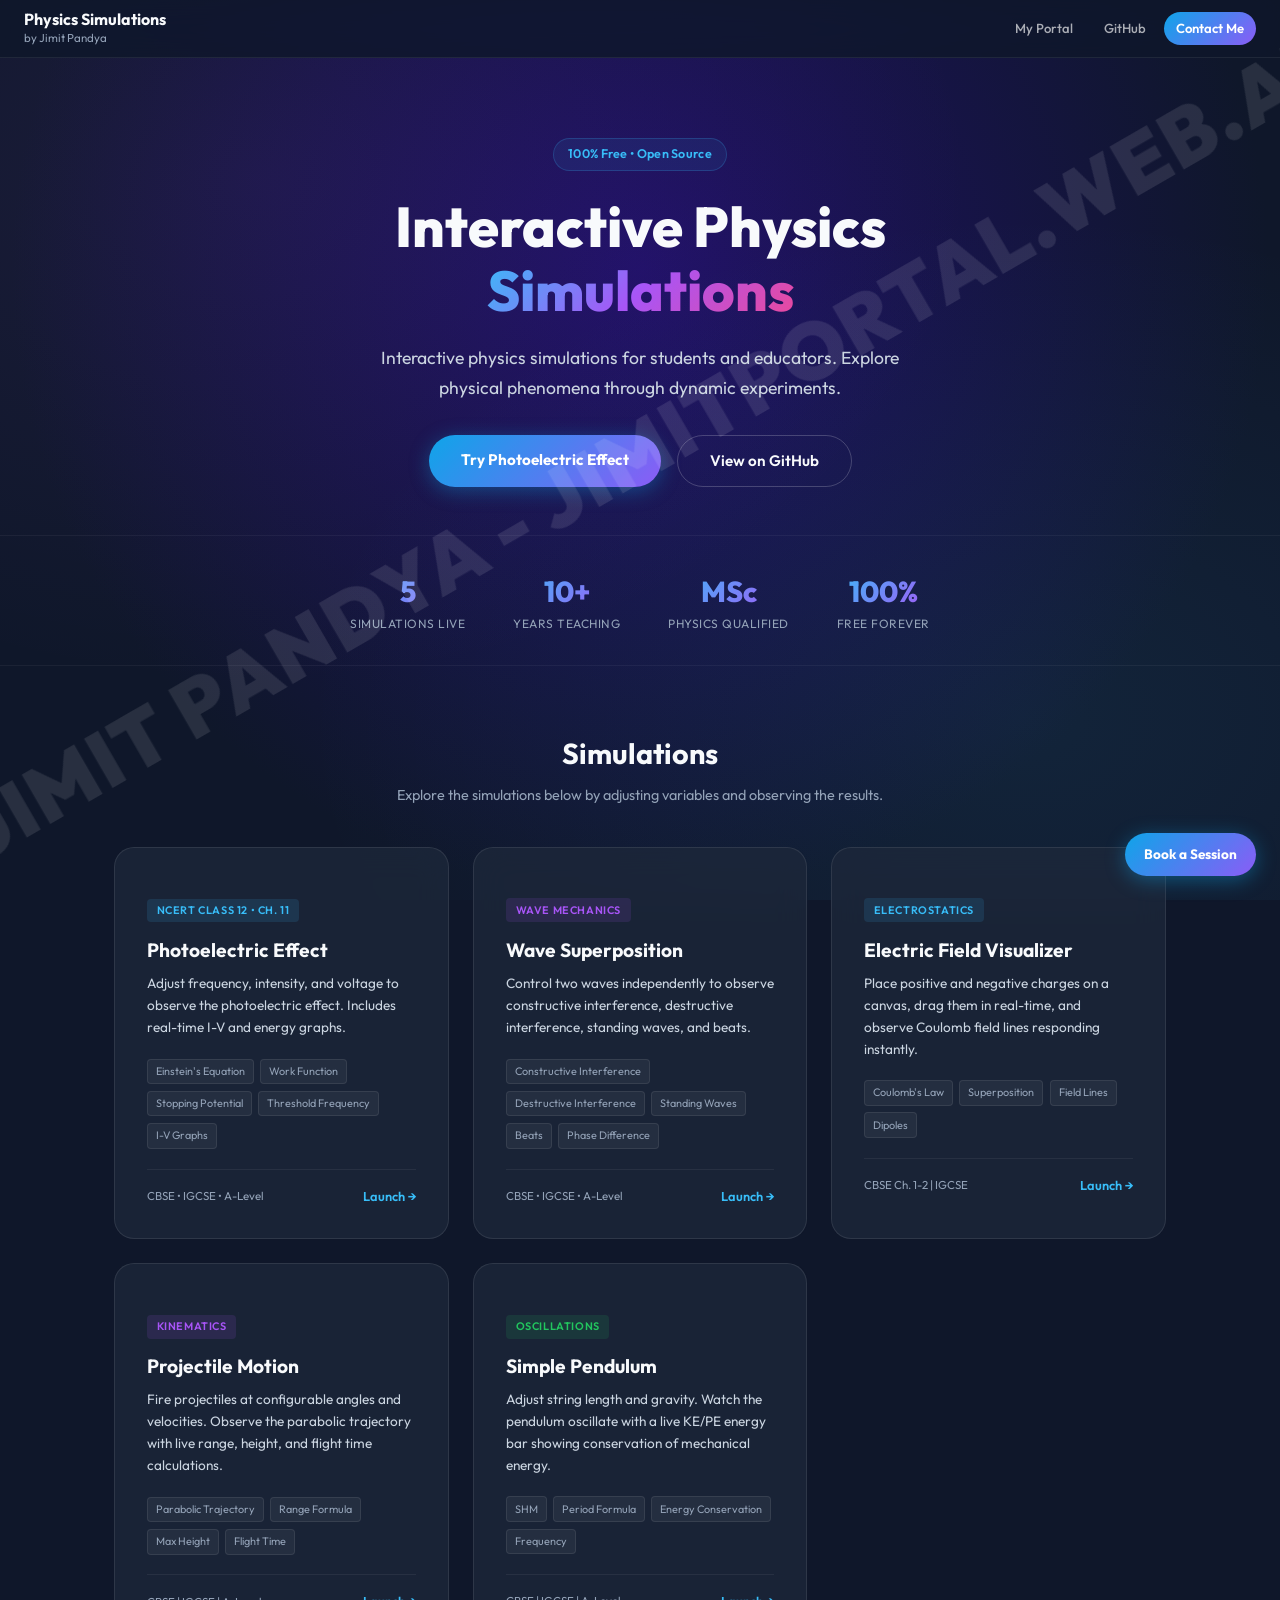
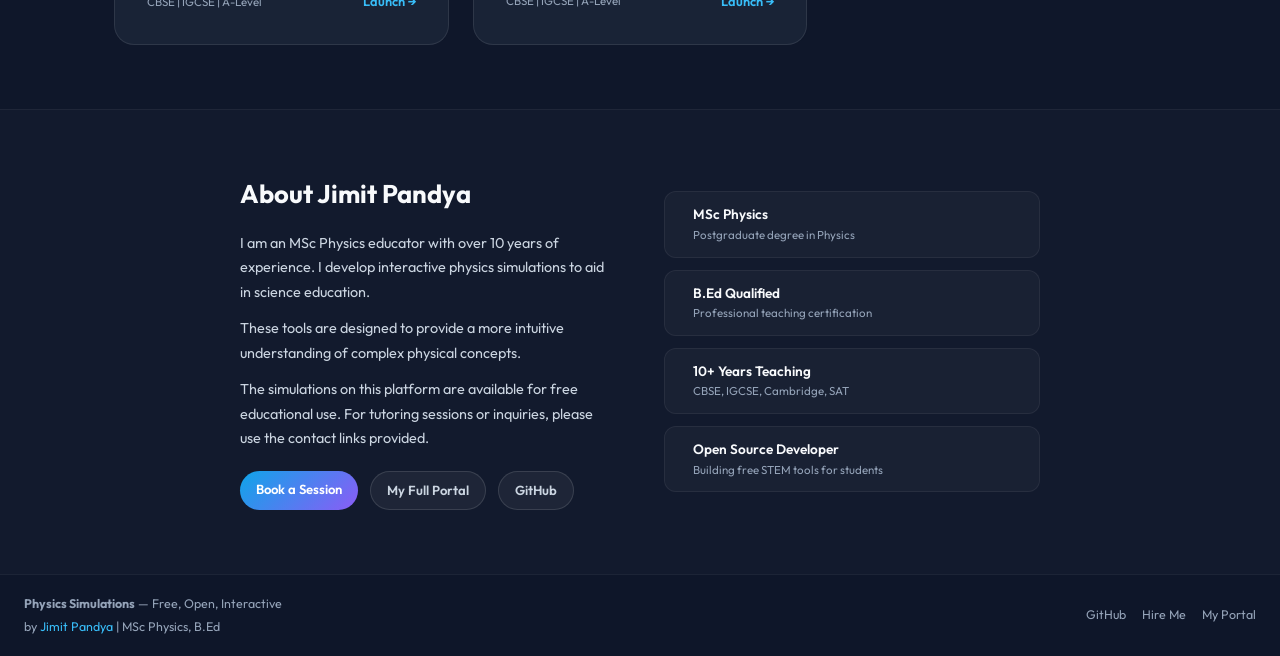
<file: index.html>
<!DOCTYPE html>
<html lang="en">
<head>
    <meta charset="UTF-8">
    <meta name="viewport" content="width=device-width, initial-scale=1.0">
    <title>Physics Simulations by Jimit Pandya — Interactive STEM Tools</title>
    <meta name="description" content="Free interactive physics simulations built by Jimit Pandya, MSc Physics. Explore the Photoelectric Effect, Wave Superposition, and more. Perfect for CBSE, IGCSE, and A-Level students.">
    <meta name="author" content="Jimit Pandya">
    <meta name="keywords" content="physics simulations, photoelectric effect, wave superposition, NCERT physics, CBSE class 12, interactive STEM, Jimit Pandya">
    <link rel="canonical" href="https://Jimit21.github.io/physics-simulations/">
    <meta property="og:title" content="Physics Simulations by Jimit Pandya">
    <meta property="og:description" content="Free interactive physics simulations for CBSE, IGCSE & A-Level students. Built by an MSc Physics teacher.">
    <meta property="og:type" content="website">
    <meta property="og:url" content="https://Jimit21.github.io/physics-simulations/">
    <link href="https://fonts.googleapis.com/css2?family=Outfit:wght@300;400;500;600;700;800&display=swap" rel="stylesheet">
    <link rel="stylesheet" href="shared/style.css">
    <style>
        /* Homepage-specific styles */
        body { overflow-x: hidden; }

        .hero {
            text-align: center;
            padding: 5rem 1.5rem 3rem;
            position: relative;
        }
        .hero-badge {
            display: inline-flex;
            align-items: center;
            gap: 0.4rem;
            background: rgba(56,189,248,0.08);
            border: 1px solid rgba(56,189,248,0.2);
            border-radius: 30px;
            padding: 0.35rem 0.9rem;
            font-size: 0.78rem;
            color: var(--accent-blue);
            font-weight: 600;
            margin-bottom: 1.5rem;
            letter-spacing: 0.3px;
        }
        .hero h1 {
            font-size: clamp(2rem, 5vw, 3.5rem);
            font-weight: 800;
            line-height: 1.15;
            margin-bottom: 1.2rem;
        }
        .hero h1 .gradient-text {
            background: linear-gradient(135deg, #38bdf8, #a855f7, #ec4899);
            -webkit-background-clip: text;
            -webkit-text-fill-color: transparent;
            background-clip: text;
        }
        .hero p {
            font-size: 1.1rem;
            color: var(--text-grey);
            max-width: 580px;
            margin: 0 auto 2rem;
            line-height: 1.7;
        }
        .hero-cta-row {
            display: flex;
            gap: 1rem;
            justify-content: center;
            flex-wrap: wrap;
        }
        .btn-primary-hero {
            padding: 0.8rem 2rem;
            background: linear-gradient(135deg, #0ea5e9, #8b5cf6);
            color: white;
            border-radius: 50px;
            font-size: 0.95rem;
            font-weight: 700;
            transition: all 0.3s ease;
            box-shadow: 0 4px 20px rgba(14,165,233,0.35);
        }
        .btn-primary-hero:hover { transform: translateY(-3px); box-shadow: 0 8px 30px rgba(14,165,233,0.5); color: white; }
        .btn-ghost-hero {
            padding: 0.8rem 2rem;
            background: transparent;
            border: 1px solid rgba(255,255,255,0.2);
            color: var(--text-white);
            border-radius: 50px;
            font-size: 0.95rem;
            font-weight: 600;
            transition: all 0.3s ease;
        }
        .btn-ghost-hero:hover { background: rgba(255,255,255,0.06); border-color: rgba(255,255,255,0.35); color: white; }

        /* Stats bar */
        .stats-bar {
            display: flex;
            justify-content: center;
            gap: 3rem;
            padding: 2rem;
            border-top: 1px solid rgba(255,255,255,0.05);
            border-bottom: 1px solid rgba(255,255,255,0.05);
            flex-wrap: wrap;
        }
        .stat-item { text-align: center; }
        .stat-number { font-size: 1.8rem; font-weight: 800; background: linear-gradient(135deg, #38bdf8, #a855f7); -webkit-background-clip: text; -webkit-text-fill-color: transparent; background-clip: text; }
        .stat-label { font-size: 0.75rem; color: var(--text-muted); text-transform: uppercase; letter-spacing: 0.5px; }

        /* Simulations grid */
        .sims-section {
            padding: 4rem 1.5rem;
            max-width: 1100px;
            margin: 0 auto;
        }
        .section-heading {
            text-align: center;
            margin-bottom: 0.5rem;
            font-size: 1.8rem;
            font-weight: 700;
        }
        .section-sub { text-align: center; color: var(--text-muted); font-size: 0.9rem; margin-bottom: 2.5rem; }

        .sims-grid {
            display: grid;
            grid-template-columns: repeat(auto-fit, minmax(300px, 1fr));
            gap: 1.5rem;
        }

        .sim-card {
            background: var(--glass-bg);
            border: var(--glass-border);
            border-radius: 20px;
            padding: 2rem;
            backdrop-filter: blur(16px);
            position: relative;
            overflow: hidden;
            transition: all 0.35s cubic-bezier(0.4, 0, 0.2, 1);
            text-decoration: none;
            display: block;
            color: inherit;
        }
        .sim-card::before {
            content: '';
            position: absolute;
            inset: 0;
            opacity: 0;
            transition: opacity 0.35s ease;
        }
        .sim-card.blue-glow::before { background: radial-gradient(circle at top left, rgba(56,189,248,0.08) 0%, transparent 70%); }
        .sim-card.purple-glow::before { background: radial-gradient(circle at top left, rgba(168,85,247,0.08) 0%, transparent 70%); }
        .sim-card:hover { transform: translateY(-6px); border-color: rgba(56,189,248,0.25); box-shadow: 0 16px 40px rgba(0,0,0,0.4); }
        .sim-card:hover::before { opacity: 1; }

        .sim-card-icon { font-size: 2.5rem; margin-bottom: 1rem; }
        .sim-card-tag {
            display: inline-block;
            font-size: 0.68rem;
            font-weight: 600;
            text-transform: uppercase;
            letter-spacing: 0.6px;
            padding: 0.2rem 0.6rem;
            border-radius: 4px;
            margin-bottom: 0.75rem;
        }
        .tag-blue { background: rgba(56,189,248,0.12); color: var(--accent-blue); }
        .tag-purple { background: rgba(168,85,247,0.12); color: var(--accent-purple); }
        .tag-green { background: rgba(34,197,94,0.12); color: var(--accent-green); }

        .sim-card h2 { font-size: 1.2rem; margin-bottom: 0.5rem; }
        .sim-card p { font-size: 0.85rem; color: var(--text-grey); line-height: 1.6; margin-bottom: 1.25rem; }

        .sim-card-topics {
            display: flex; flex-wrap: wrap; gap: 0.4rem; margin-bottom: 1.25rem;
        }
        .topic-chip {
            font-size: 0.68rem;
            padding: 0.2rem 0.5rem;
            background: rgba(255,255,255,0.05);
            border: 1px solid rgba(255,255,255,0.08);
            border-radius: 4px;
            color: var(--text-muted);
        }

        .sim-card-footer {
            display: flex;
            justify-content: space-between;
            align-items: center;
            border-top: 1px solid rgba(255,255,255,0.06);
            padding-top: 1rem;
        }
        .sim-card-level { font-size: 0.72rem; color: var(--text-muted); }
        .sim-card-cta {
            font-size: 0.8rem;
            font-weight: 600;
            color: var(--accent-blue);
            display: flex;
            align-items: center;
            gap: 0.3rem;
        }

        /* Coming soon card */
        .sim-card-coming {
            opacity: 0.5;
            cursor: default;
        }
        .sim-card-coming:hover { transform: none; }
        .coming-badge {
            position: absolute;
            top: 1rem; right: 1rem;
            background: rgba(255,215,0,0.1);
            border: 1px solid rgba(255,215,0,0.2);
            border-radius: 6px;
            padding: 0.2rem 0.5rem;
            font-size: 0.68rem;
            color: #ffd700;
            font-weight: 600;
        }

        /* About section */
        .about-section {
            padding: 4rem 1.5rem;
            background: rgba(255,255,255,0.015);
            border-top: 1px solid rgba(255,255,255,0.05);
        }
        .about-inner {
            max-width: 800px;
            margin: 0 auto;
            display: grid;
            grid-template-columns: 1fr 1fr;
            gap: 3rem;
            align-items: center;
        }
        .about-text h2 { font-size: 1.6rem; margin-bottom: 1rem; }
        .about-text p { color: var(--text-grey); font-size: 0.9rem; line-height: 1.7; margin-bottom: 0.75rem; }
        .about-links { display: flex; gap: 0.75rem; margin-top: 1.25rem; flex-wrap: wrap; }
        .about-link {
            padding: 0.5rem 1rem;
            border-radius: 30px;
            font-size: 0.82rem;
            font-weight: 600;
            transition: all 0.3s ease;
        }
        .about-link.primary { background: linear-gradient(135deg, #0ea5e9, #8b5cf6); color: white; }
        .about-link.primary:hover { opacity: 0.9; transform: translateY(-2px); color: white; }
        .about-link.secondary { background: rgba(255,255,255,0.05); border: 1px solid rgba(255,255,255,0.12); color: var(--text-grey); }
        .about-link.secondary:hover { background: rgba(255,255,255,0.09); color: white; }

        .about-credentials {
            display: flex;
            flex-direction: column;
            gap: 0.75rem;
        }
        .credential-item {
            display: flex;
            align-items: center;
            gap: 0.75rem;
            background: rgba(255,255,255,0.03);
            border: 1px solid rgba(255,255,255,0.06);
            border-radius: 12px;
            padding: 0.75rem 1rem;
        }
        .credential-icon { font-size: 1.5rem; flex-shrink: 0; }
        .credential-title { font-size: 0.85rem; font-weight: 600; color: var(--text-white); }
        .credential-sub { font-size: 0.72rem; color: var(--text-muted); }

        @media (max-width: 700px) {
            .about-inner { grid-template-columns: 1fr; }
            .stats-bar { gap: 1.5rem; }
        }
    </style>
</head>
<body>

    <div class="watermark" aria-hidden="true">jimitportal.web.app</div>
    <a href="https://jimitportal.web.app/booking.html" target="_blank" rel="noopener" class="hire-me-btn"> Book a Session</a>

    <!-- HEADER -->
    <header class="site-header">
        <div class="header-inner">
            <div class="header-logo">
                <div class="logo-text">
                    <span class="logo-title"> Physics Simulations</span>
                    <span class="logo-sub">by Jimit Pandya</span>
                </div>
            </div>
            <nav class="header-nav">
                <a href="https://jimitportal.web.app" target="_blank" rel="noopener" class="nav-link"> My Portal</a>
                <a href="https://github.com/Jimit21/physics-simulations" target="_blank" rel="noopener" class="nav-link"> GitHub</a>
                <a href="https://jimitportal.web.app/booking.html" target="_blank" rel="noopener" class="nav-link nav-link-cta"> Contact Me</a>
            </nav>
            <button class="mobile-menu-btn" id="mobile-menu-btn"></button>
        </div>
    </header>
    <div class="mobile-nav" id="mobile-nav">
        <a href="https://jimitportal.web.app" target="_blank" rel="noopener"> My Portal</a>
        <a href="https://github.com/Jimit21/physics-simulations" target="_blank" rel="noopener"> GitHub</a>
        <a href="https://jimitportal.web.app/booking.html" target="_blank" rel="noopener"> Contact Me</a>
    </div>

    <!-- HERO -->
    <section class="hero">
        <div class="hero-badge">100% Free • Open Source</div>
        <h1>
            Interactive Physics<br>
            <span class="gradient-text">Simulations</span>
        </h1>
        <p>Interactive physics simulations for students and educators. Explore physical phenomena through dynamic experiments.</p>
        <div class="hero-cta-row">
            <a href="photoelectric/" class="btn-primary-hero">Try Photoelectric Effect</a>
            <a href="https://github.com/Jimit21/physics-simulations" target="_blank" rel="noopener" class="btn-ghost-hero">View on GitHub</a>
        </div>
    </section>

    <!-- STATS BAR -->
    <div class="stats-bar">
        <div class="stat-item">
            <div class="stat-number">5</div>
            <div class="stat-label">Simulations Live</div>
        </div>
        <div class="stat-item">
            <div class="stat-number">10+</div>
            <div class="stat-label">Years Teaching</div>
        </div>
        <div class="stat-item">
            <div class="stat-number">MSc</div>
            <div class="stat-label">Physics Qualified</div>
        </div>
        <div class="stat-item">
            <div class="stat-number">100%</div>
            <div class="stat-label">Free Forever</div>
        </div>
    </div>

    <!-- SIMULATIONS GRID -->
    <section class="sims-section">
        <h2 class="section-heading">Simulations</h2>
        <p class="section-sub">Explore the simulations below by adjusting variables and observing the results.</p>

        <div class="sims-grid">

            <!-- Photoelectric Effect -->
            <a href="photoelectric/" class="sim-card blue-glow">
                <div class="sim-card-icon"></div>
                <span class="sim-card-tag tag-blue">NCERT Class 12 • Ch. 11</span>
                <h2>Photoelectric Effect</h2>
                <p>Adjust frequency, intensity, and voltage to observe the photoelectric effect. Includes real-time I-V and energy graphs.</p>
                <div class="sim-card-topics">
                    <span class="topic-chip">Einstein's Equation</span>
                    <span class="topic-chip">Work Function</span>
                    <span class="topic-chip">Stopping Potential</span>
                    <span class="topic-chip">Threshold Frequency</span>
                    <span class="topic-chip">I-V Graphs</span>
                </div>
                <div class="sim-card-footer">
                    <span class="sim-card-level"> CBSE • IGCSE • A-Level</span>
                    <span class="sim-card-cta">Launch →</span>
                </div>
            </a>

            <!-- Wave Superposition -->
            <a href="waves/" class="sim-card purple-glow">
                <div class="sim-card-icon"></div>
                <span class="sim-card-tag tag-purple">Wave Mechanics</span>
                <h2>Wave Superposition</h2>
                <p>Control two waves independently to observe constructive interference, destructive interference, standing waves, and beats.</p>
                <div class="sim-card-topics">
                    <span class="topic-chip">Constructive Interference</span>
                    <span class="topic-chip">Destructive Interference</span>
                    <span class="topic-chip">Standing Waves</span>
                    <span class="topic-chip">Beats</span>
                    <span class="topic-chip">Phase Difference</span>
                </div>
                <div class="sim-card-footer">
                    <span class="sim-card-level"> CBSE • IGCSE • A-Level</span>
                    <span class="sim-card-cta">Launch →</span>
                </div>
            </a>

            <!-- Electric Field Visualizer -->
            <a href="efield/" class="sim-card blue-glow">
                <div class="sim-card-icon"></div>
                <span class="sim-card-tag tag-blue">Electrostatics</span>
                <h2>Electric Field Visualizer</h2>
                <p>Place positive and negative charges on a canvas, drag them in real-time, and observe Coulomb field lines responding instantly.</p>
                <div class="sim-card-topics">
                    <span class="topic-chip">Coulomb's Law</span>
                    <span class="topic-chip">Superposition</span>
                    <span class="topic-chip">Field Lines</span>
                    <span class="topic-chip">Dipoles</span>
                </div>
                <div class="sim-card-footer">
                    <span class="sim-card-level">CBSE Ch. 1-2 | IGCSE</span>
                    <span class="sim-card-cta">Launch →</span>
                </div>
            </a>

            <!-- Projectile Motion -->
            <a href="projectile/" class="sim-card purple-glow">
                <div class="sim-card-icon"></div>
                <span class="sim-card-tag tag-purple">Kinematics</span>
                <h2>Projectile Motion</h2>
                <p>Fire projectiles at configurable angles and velocities. Observe the parabolic trajectory with live range, height, and flight time calculations.</p>
                <div class="sim-card-topics">
                    <span class="topic-chip">Parabolic Trajectory</span>
                    <span class="topic-chip">Range Formula</span>
                    <span class="topic-chip">Max Height</span>
                    <span class="topic-chip">Flight Time</span>
                </div>
                <div class="sim-card-footer">
                    <span class="sim-card-level">CBSE | IGCSE | A-Level</span>
                    <span class="sim-card-cta">Launch →</span>
                </div>
            </a>

            <!-- Simple Pendulum -->
            <a href="pendulum/" class="sim-card blue-glow">
                <div class="sim-card-icon"></div>
                <span class="sim-card-tag tag-green">Oscillations</span>
                <h2>Simple Pendulum</h2>
                <p>Adjust string length and gravity. Watch the pendulum oscillate with a live KE/PE energy bar showing conservation of mechanical energy.</p>
                <div class="sim-card-topics">
                    <span class="topic-chip">SHM</span>
                    <span class="topic-chip">Period Formula</span>
                    <span class="topic-chip">Energy Conservation</span>
                    <span class="topic-chip">Frequency</span>
                </div>
                <div class="sim-card-footer">
                    <span class="sim-card-level">CBSE | IGCSE | A-Level</span>
                    <span class="sim-card-cta">Launch →</span>
                </div>
            </a>

        </div>
    </section>

    <!-- ABOUT -->
    <section class="about-section">
        <div class="about-inner">
            <div class="about-text">
                <h2>About Jimit Pandya</h2>
                <p>I am an MSc Physics educator with over 10 years of experience. I develop interactive physics simulations to aid in science education.</p>
                <p>These tools are designed to provide a more intuitive understanding of complex physical concepts.</p>
                <p>The simulations on this platform are available for free educational use. For tutoring sessions or inquiries, please use the contact links provided.</p>
                <div class="about-links">
                    <a href="https://jimitportal.web.app/booking.html" target="_blank" rel="noopener" class="about-link primary"> Book a Session</a>
                    <a href="https://jimitportal.web.app" target="_blank" rel="noopener" class="about-link secondary"> My Full Portal</a>
                    <a href="https://github.com/Jimit21/physics-simulations" target="_blank" rel="noopener" class="about-link secondary"> GitHub</a>
                </div>
            </div>
            <div class="about-credentials">
                <div class="credential-item">
                    <div class="credential-icon"></div>
                    <div>
                        <div class="credential-title">MSc Physics</div>
                        <div class="credential-sub">Postgraduate degree in Physics</div>
                    </div>
                </div>
                <div class="credential-item">
                    <div class="credential-icon"></div>
                    <div>
                        <div class="credential-title">B.Ed Qualified</div>
                        <div class="credential-sub">Professional teaching certification</div>
                    </div>
                </div>
                <div class="credential-item">
                    <div class="credential-icon"></div>
                    <div>
                        <div class="credential-title">10+ Years Teaching</div>
                        <div class="credential-sub">CBSE, IGCSE, Cambridge, SAT</div>
                    </div>
                </div>
                <div class="credential-item">
                    <div class="credential-icon"></div>
                    <div>
                        <div class="credential-title">Open Source Developer</div>
                        <div class="credential-sub">Building free STEM tools for students</div>
                    </div>
                </div>
            </div>
        </div>
    </section>

    <footer class="site-footer">
        <div class="footer-inner">
            <div class="footer-left">
                <span> <strong>Physics Simulations</strong> — Free, Open, Interactive</span>
                <span>by <a href="https://jimitportal.web.app" target="_blank" rel="noopener">Jimit Pandya</a> | MSc Physics, B.Ed</span>
            </div>
            <div class="footer-right">
                <a href="https://github.com/Jimit21/physics-simulations" target="_blank" rel="noopener"> GitHub</a>
                <a href="https://jimitportal.web.app/booking.html" target="_blank" rel="noopener"> Hire Me</a>
                <a href="https://jimitportal.web.app" target="_blank" rel="noopener"> My Portal</a>
            </div>
        </div>
    </footer>

    <script src="shared/shared.js"></script>
</body>
</html>
</file>
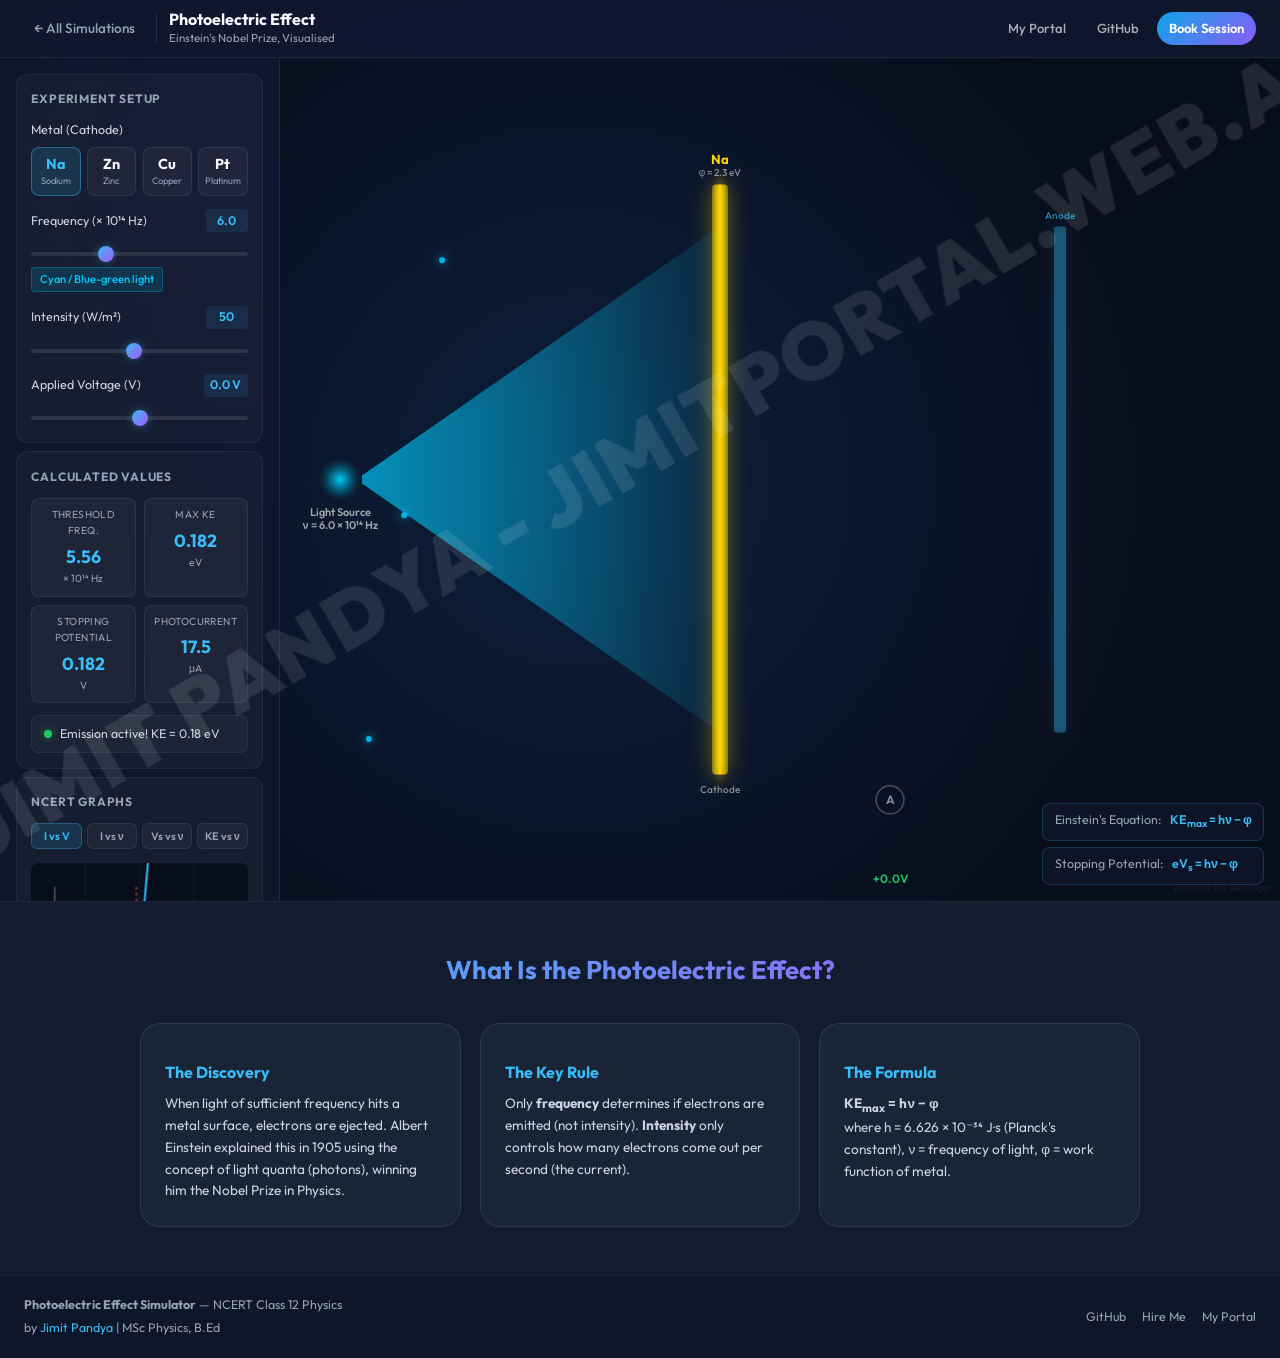
<file: photoelectric/index.html>
<!DOCTYPE html>
<html lang="en">
<head>
    <meta charset="UTF-8">
    <meta name="viewport" content="width=device-width, initial-scale=1.0">
    <title>Photoelectric Effect Simulator — by Jimit Pandya</title>
    <meta name="description" content="Interactive Photoelectric Effect simulation. Explore how light frequency and intensity affect photocurrent, stopping potential, and kinetic energy of photoelectrons. Built by Jimit Pandya, MSc Physics.">
    <meta name="author" content="Jimit Pandya">
    <link rel="canonical" href="https://Jimit21.github.io/physics-simulations/photoelectric/">
    <meta property="og:title" content="Photoelectric Effect Simulator — Jimit Pandya">
    <meta property="og:description" content="Interactive simulation of Einstein's Photoelectric Effect. Change frequency, intensity, metal type and watch the physics happen live.">
    <meta property="og:type" content="website">
    <link href="https://fonts.googleapis.com/css2?family=Outfit:wght@300;400;500;600;700;800&display=swap" rel="stylesheet">
    <link rel="stylesheet" href="../shared/style.css">
    <link rel="stylesheet" href="pe-style.css">
</head>
<body>

    <!-- WATERMARK -->
    <div class="watermark" aria-hidden="true">jimitportal.web.app</div>

    <!-- HEADER -->
    <header class="site-header">
        <div class="header-inner">
            <div class="header-logo">
                <a href="../index.html" class="back-link">← All Simulations</a>
                <div class="logo-divider"></div>
                <div class="logo-text">
                    <span class="logo-title">Photoelectric Effect</span>
                    <span class="logo-sub">Einstein's Nobel Prize, Visualised</span>
                </div>
            </div>
            <nav class="header-nav">
                <a href="https://jimitportal.web.app" target="_blank" rel="noopener" class="nav-link"> My Portal</a>
                <a href="https://github.com/Jimit21/physics-simulations" target="_blank" rel="noopener" class="nav-link"> GitHub</a>
                <a href="https://jimitportal.web.app/booking.html" target="_blank" rel="noopener" class="nav-link nav-link-cta"> Book Session</a>
            </nav>
        </div>
    </header>

    <!-- MAIN -->
    <main class="sim-layout">

        <!-- LEFT PANEL -->
        <aside class="control-panel">

            <section class="panel-section">
                <h3 class="section-title"> Experiment Setup</h3>

                <!-- Metal selector -->
                <div class="control-group">
                    <label class="control-label">Metal (Cathode)</label>
                    <div class="metal-selector" id="metal-selector">
                        <button class="metal-btn active" data-metal="sodium" title="Work function: 2.3 eV">Na<span>Sodium</span></button>
                        <button class="metal-btn" data-metal="zinc" title="Work function: 4.3 eV">Zn<span>Zinc</span></button>
                        <button class="metal-btn" data-metal="copper" title="Work function: 4.7 eV">Cu<span>Copper</span></button>
                        <button class="metal-btn" data-metal="platinum" title="Work function: 5.6 eV">Pt<span>Platinum</span></button>
                    </div>
                </div>

                <!-- Frequency slider -->
                <div class="slider-group">
                    <div class="slider-header">
                        <label class="slider-label">Frequency (× 10¹⁴ Hz)</label>
                        <span class="slider-value" id="freq-val">6.0</span>
                    </div>
                    <input type="range" class="slider" id="freq-slider" min="3" max="12" step="0.1" value="6.0">
                    <div class="slider-hint" id="freq-hint">Visible green light</div>
                </div>

                <!-- Intensity slider -->
                <div class="slider-group">
                    <div class="slider-header">
                        <label class="slider-label">Intensity (W/m²)</label>
                        <span class="slider-value" id="intensity-val">50</span>
                    </div>
                    <input type="range" class="slider" id="intensity-slider" min="5" max="100" step="5" value="50">
                </div>

                <!-- Voltage slider -->
                <div class="slider-group">
                    <div class="slider-header">
                        <label class="slider-label">Applied Voltage (V)</label>
                        <span class="slider-value" id="voltage-val">0.0 V</span>
                    </div>
                    <input type="range" class="slider" id="voltage-slider" min="-5" max="5" step="0.1" value="0">
                </div>
            </section>

            <!-- RESULTS -->
            <section class="panel-section">
                <h3 class="section-title"> Calculated Values</h3>
                <div class="results-grid">
                    <div class="result-card" id="result-threshold">
                        <div class="result-label">Threshold Freq.</div>
                        <div class="result-value" id="val-threshold">—</div>
                        <div class="result-unit">× 10¹⁴ Hz</div>
                    </div>
                    <div class="result-card" id="result-ke">
                        <div class="result-label">Max KE</div>
                        <div class="result-value" id="val-ke">—</div>
                        <div class="result-unit">eV</div>
                    </div>
                    <div class="result-card" id="result-vs">
                        <div class="result-label">Stopping Potential</div>
                        <div class="result-value" id="val-vs">—</div>
                        <div class="result-unit">V</div>
                    </div>
                    <div class="result-card" id="result-current">
                        <div class="result-label">Photocurrent</div>
                        <div class="result-value" id="val-current">—</div>
                        <div class="result-unit">μA</div>
                    </div>
                </div>

                <!-- Status badge -->
                <div class="emission-status" id="emission-status">
                    <span class="status-dot" id="status-dot"></span>
                    <span class="status-text" id="status-text">Checking...</span>
                </div>
            </section>

            <!-- GRAPH SELECTOR -->
            <section class="panel-section">
                <h3 class="section-title"> NCERT Graphs</h3>
                <div class="graph-tabs">
                    <button class="graph-tab active" data-graph="iv">I vs V</button>
                    <button class="graph-tab" data-graph="if">I vs ν</button>
                    <button class="graph-tab" data-graph="vsf">Vs vs ν</button>
                    <button class="graph-tab" data-graph="kef">KE vs ν</button>
                </div>
                <canvas id="ncert-graph" width="220" height="160"></canvas>
                <div class="graph-legend" id="graph-legend"></div>
            </section>

            <div class="panel-credit">
                <p>Built by <a href="https://jimitportal.web.app" target="_blank" rel="noopener">Jimit Pandya</a></p>
                <p>MSc Physics • NCERT Class 12 Ch. 11</p>
                <a href="https://github.com/Jimit21/physics-simulations" target="_blank" rel="noopener" class="github-star-btn"> Star on GitHub</a>
            </div>
        </aside>

        <!-- RIGHT: SIMULATION CANVAS -->
        <div class="canvas-wrapper">
            <canvas id="pe-canvas"></canvas>

            <!-- INFO OVERLAY -->
            <div class="formula-overlay">
                <div class="formula-chip" id="formula-einstein">
                    <span class="formula-name">Einstein's Equation:</span>
                    <span class="formula-text">KE<sub>max</sub> = hν − φ</span>
                </div>
                <div class="formula-chip" id="formula-stopping">
                    <span class="formula-name">Stopping Potential:</span>
                    <span class="formula-text">eV<sub>s</sub> = hν − φ</span>
                </div>
            </div>
        </div>

    </main>

    <!-- PHYSICS EXPLANATION -->
    <section class="explainer-section">
        <div class="explainer-inner">
            <h2 class="explainer-title">What Is the Photoelectric Effect?</h2>
            <div class="explainer-grid">
                <div class="explainer-card">
                    <div class="explainer-icon"></div>
                    <h3>The Discovery</h3>
                    <p>When light of sufficient frequency hits a metal surface, electrons are ejected. Albert Einstein explained this in 1905 using the concept of light quanta (photons), winning him the Nobel Prize in Physics.</p>
                </div>
                <div class="explainer-card">
                    <div class="explainer-icon"></div>
                    <h3>The Key Rule</h3>
                    <p>Only <strong>frequency</strong> determines if electrons are emitted (not intensity). <strong>Intensity</strong> only controls how many electrons come out per second (the current).</p>
                </div>
                <div class="explainer-card">
                    <div class="explainer-icon"></div>
                    <h3>The Formula</h3>
                    <p><strong>KE<sub>max</sub> = hν − φ</strong><br>
                    where h = 6.626 × 10⁻³⁴ J·s (Planck's constant),
                    ν = frequency of light, φ = work function of metal.</p>
                </div>
            </div>
        </div>
    </section>

    <footer class="site-footer">
        <div class="footer-inner">
            <div class="footer-left">
                <span> <strong>Photoelectric Effect Simulator</strong> — NCERT Class 12 Physics</span>
                <span>by <a href="https://jimitportal.web.app" target="_blank" rel="noopener">Jimit Pandya</a> | MSc Physics, B.Ed</span>
            </div>
            <div class="footer-right">
                <a href="https://github.com/Jimit21/physics-simulations" target="_blank" rel="noopener"> GitHub</a>
                <a href="https://jimitportal.web.app/booking.html" target="_blank" rel="noopener"> Hire Me</a>
                <a href="https://jimitportal.web.app" target="_blank" rel="noopener"> My Portal</a>
            </div>
        </div>
    </footer>

    <script src="../shared/shared.js"></script>
    <script src="pe-sim.js"></script>
</body>
</html>
</file>
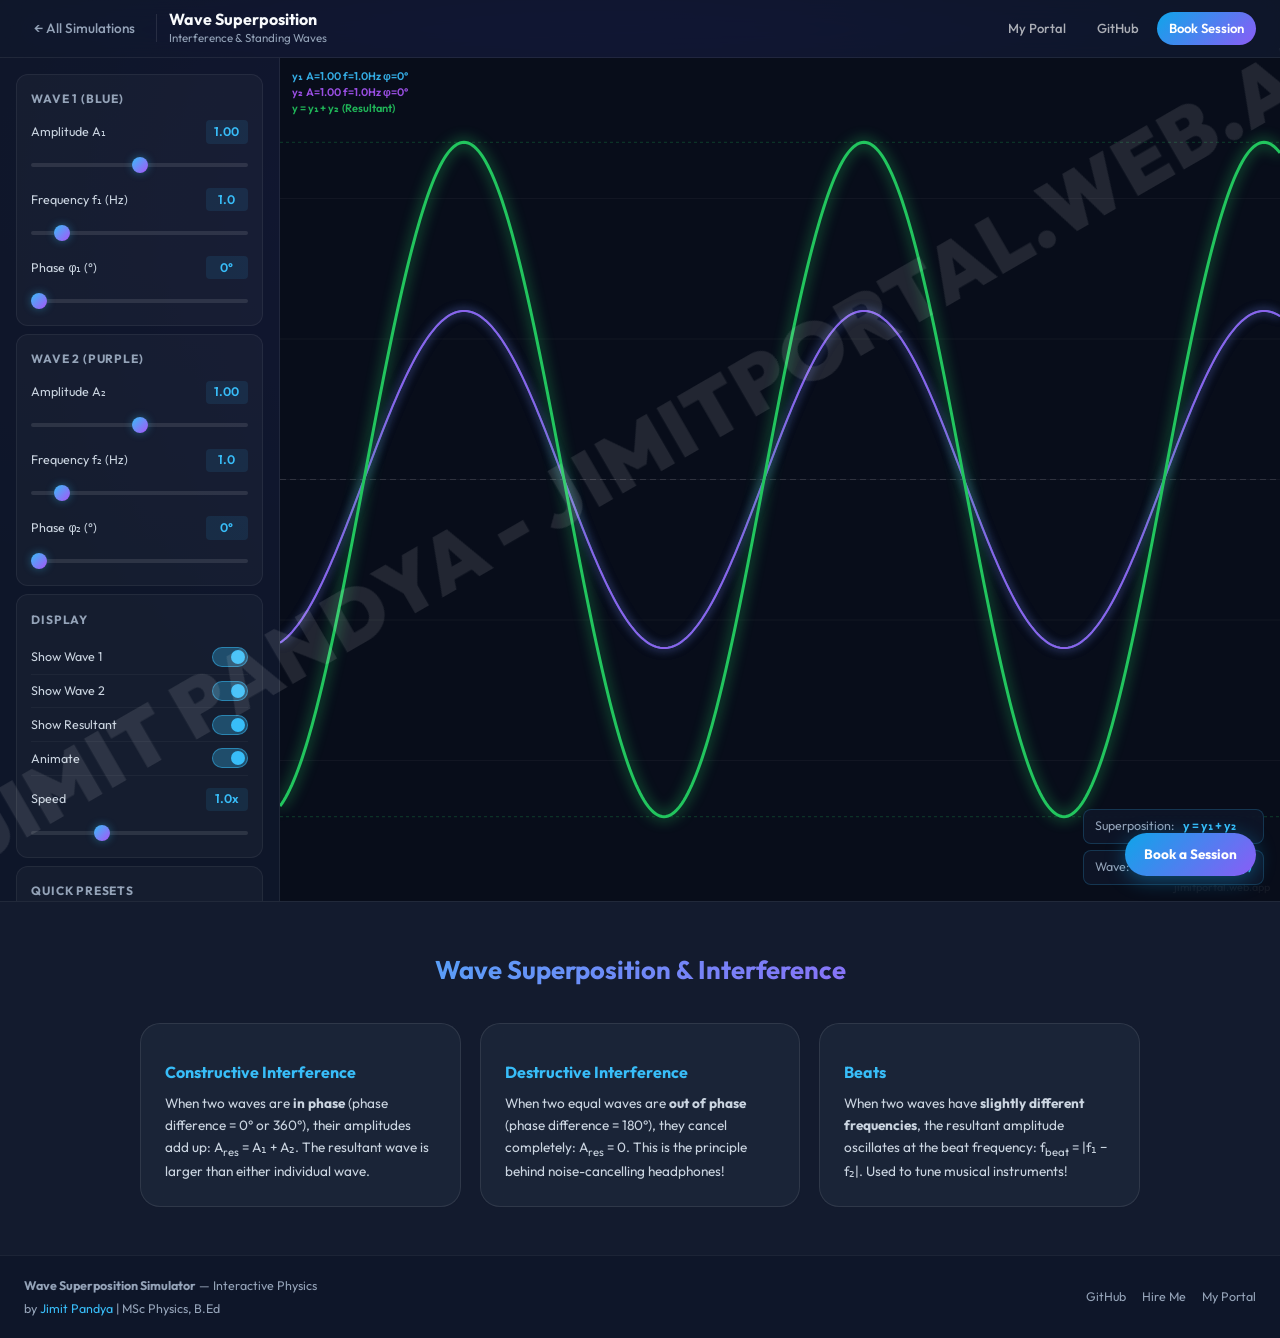
<file: waves/index.html>
<!DOCTYPE html>
<html lang="en">
<head>
    <meta charset="UTF-8">
    <meta name="viewport" content="width=device-width, initial-scale=1.0">
    <title>Wave Superposition Simulator — by Jimit Pandya</title>
    <meta name="description" content="Interactive wave superposition simulation. Visualise constructive and destructive interference, standing waves, and beats in real-time. Built by Jimit Pandya, MSc Physics.">
    <meta name="author" content="Jimit Pandya">
    <link rel="canonical" href="https://Jimit21.github.io/physics-simulations/waves/">
    <meta property="og:title" content="Wave Superposition Simulator — Jimit Pandya">
    <meta property="og:description" content="See constructive and destructive interference happen in real-time. Drag sliders and watch waves superpose live.">
    <meta property="og:type" content="website">
    <link href="https://fonts.googleapis.com/css2?family=Outfit:wght@300;400;500;600;700;800&display=swap" rel="stylesheet">
    <link rel="stylesheet" href="../shared/style.css">
    <link rel="stylesheet" href="wave-style.css">
</head>
<body>

    <div class="watermark" aria-hidden="true">jimitportal.web.app</div>

    <a href="https://jimitportal.web.app/booking.html" target="_blank" rel="noopener" class="hire-me-btn"> Book a Session</a>

    <header class="site-header">
        <div class="header-inner">
            <div class="header-logo">
                <a href="../index.html" class="back-link">← All Simulations</a>
                <div class="logo-divider"></div>
                <div class="logo-text">
                    <span class="logo-title">Wave Superposition</span>
                    <span class="logo-sub">Interference & Standing Waves</span>
                </div>
            </div>
            <nav class="header-nav">
                <a href="https://jimitportal.web.app" target="_blank" rel="noopener" class="nav-link"> My Portal</a>
                <a href="https://github.com/Jimit21/physics-simulations" target="_blank" rel="noopener" class="nav-link"> GitHub</a>
                <a href="https://jimitportal.web.app/booking.html" target="_blank" rel="noopener" class="nav-link nav-link-cta"> Book Session</a>
            </nav>
            <button class="mobile-menu-btn" id="mobile-menu-btn"></button>
        </div>
    </header>
    <div class="mobile-nav" id="mobile-nav">
        <a href="https://jimitportal.web.app" target="_blank" rel="noopener"> My Portal</a>
        <a href="https://github.com/Jimit21/physics-simulations" target="_blank" rel="noopener"> GitHub</a>
        <a href="https://jimitportal.web.app/booking.html" target="_blank" rel="noopener"> Book Session</a>
    </div>

    <main class="sim-layout">
        <aside class="control-panel">

            <section class="panel-section">
                <h3 class="section-title"> Wave 1 (Blue)</h3>
                <div class="slider-group">
                    <div class="slider-header">
                        <label class="slider-label">Amplitude A₁</label>
                        <span class="slider-value" id="a1-val">1.00</span>
                    </div>
                    <input type="range" class="slider" id="a1-slider" min="0" max="2" step="0.05" value="1.0">
                </div>
                <div class="slider-group">
                    <div class="slider-header">
                        <label class="slider-label">Frequency f₁ (Hz)</label>
                        <span class="slider-value" id="f1-val">1.0</span>
                    </div>
                    <input type="range" class="slider" id="f1-slider" min="0.5" max="5" step="0.1" value="1.0">
                </div>
                <div class="slider-group">
                    <div class="slider-header">
                        <label class="slider-label">Phase φ₁ (°)</label>
                        <span class="slider-value" id="p1-val">0°</span>
                    </div>
                    <input type="range" class="slider" id="p1-slider" min="0" max="360" step="5" value="0">
                </div>
            </section>

            <section class="panel-section">
                <h3 class="section-title"> Wave 2 (Purple)</h3>
                <div class="slider-group">
                    <div class="slider-header">
                        <label class="slider-label">Amplitude A₂</label>
                        <span class="slider-value" id="a2-val">1.00</span>
                    </div>
                    <input type="range" class="slider" id="a2-slider" min="0" max="2" step="0.05" value="1.0">
                </div>
                <div class="slider-group">
                    <div class="slider-header">
                        <label class="slider-label">Frequency f₂ (Hz)</label>
                        <span class="slider-value" id="f2-val">1.0</span>
                    </div>
                    <input type="range" class="slider" id="f2-slider" min="0.5" max="5" step="0.1" value="1.0">
                </div>
                <div class="slider-group">
                    <div class="slider-header">
                        <label class="slider-label">Phase φ₂ (°)</label>
                        <span class="slider-value" id="p2-val">0°</span>
                    </div>
                    <input type="range" class="slider" id="p2-slider" min="0" max="360" step="5" value="0">
                </div>
            </section>

            <section class="panel-section">
                <h3 class="section-title"> Display</h3>
                <div class="toggle-row">
                    <label class="toggle-label">Show Wave 1</label>
                    <label class="toggle-switch">
                        <input type="checkbox" id="show-w1" checked>
                        <span class="toggle-track"></span>
                    </label>
                </div>
                <div class="toggle-row">
                    <label class="toggle-label">Show Wave 2</label>
                    <label class="toggle-switch">
                        <input type="checkbox" id="show-w2" checked>
                        <span class="toggle-track"></span>
                    </label>
                </div>
                <div class="toggle-row">
                    <label class="toggle-label">Show Resultant</label>
                    <label class="toggle-switch">
                        <input type="checkbox" id="show-result" checked>
                        <span class="toggle-track"></span>
                    </label>
                </div>
                <div class="toggle-row">
                    <label class="toggle-label">Animate</label>
                    <label class="toggle-switch">
                        <input type="checkbox" id="animate-toggle" checked>
                        <span class="toggle-track"></span>
                    </label>
                </div>
                <div class="slider-group" style="margin-top:0.75rem">
                    <div class="slider-header">
                        <label class="slider-label">Speed</label>
                        <span class="slider-value" id="speed-val">1.0x</span>
                    </div>
                    <input type="range" class="slider" id="speed-slider" min="0.1" max="3" step="0.1" value="1.0">
                </div>
            </section>

            <section class="panel-section">
                <h3 class="section-title"> Quick Presets</h3>
                <div class="preset-list">
                    <button class="wave-preset-btn" data-preset="constructive"> Constructive</button>
                    <button class="wave-preset-btn" data-preset="destructive"> Destructive</button>
                    <button class="wave-preset-btn" data-preset="standing"> Standing Wave</button>
                    <button class="wave-preset-btn" data-preset="beats"> Beats</button>
                </div>
            </section>

            <section class="panel-section">
                <h3 class="section-title"> Live Values</h3>
                <div class="results-grid">
                    <div class="result-card">
                        <div class="result-label">Beat Freq.</div>
                        <div class="result-value" id="val-beat">0.0</div>
                        <div class="result-unit">Hz</div>
                    </div>
                    <div class="result-card">
                        <div class="result-label">Phase Diff.</div>
                        <div class="result-value" id="val-phase">0°</div>
                        <div class="result-unit"></div>
                    </div>
                    <div class="result-card">
                        <div class="result-label">Max Amp.</div>
                        <div class="result-value" id="val-maxamp">2.00</div>
                        <div class="result-unit">units</div>
                    </div>
                    <div class="result-card">
                        <div class="result-label">Type</div>
                        <div class="result-value" id="val-type" style="font-size:0.7rem">—</div>
                        <div class="result-unit"></div>
                    </div>
                </div>
            </section>

            <div class="panel-credit">
                <p>Built by <a href="https://jimitportal.web.app" target="_blank" rel="noopener">Jimit Pandya</a></p>
                <p>MSc Physics • Wave Mechanics</p>
                <a href="https://github.com/Jimit21/physics-simulations" target="_blank" rel="noopener" class="github-star-btn"> Star on GitHub</a>
            </div>
        </aside>

        <div class="canvas-wrapper" id="wave-canvas-wrapper">
            <canvas id="wave-canvas"></canvas>
            <div class="formula-overlay">
                <div class="formula-chip">
                    <span class="formula-name">Superposition:</span>
                    <span class="formula-text">y = y₁ + y₂</span>
                </div>
                <div class="formula-chip" id="formula-type-chip">
                    <span class="formula-name">Wave:</span>
                    <span class="formula-text" id="formula-type-text">y = A sin(ωt − kx + φ)</span>
                </div>
            </div>
        </div>
    </main>

    <section class="explainer-section">
        <div class="explainer-inner">
            <h2 class="explainer-title">Wave Superposition & Interference</h2>
            <div class="explainer-grid">
                <div class="explainer-card">
                    <div class="explainer-icon"></div>
                    <h3>Constructive Interference</h3>
                    <p>When two waves are <strong>in phase</strong> (phase difference = 0° or 360°), their amplitudes add up: A<sub>res</sub> = A₁ + A₂. The resultant wave is larger than either individual wave.</p>
                </div>
                <div class="explainer-card">
                    <div class="explainer-icon"></div>
                    <h3>Destructive Interference</h3>
                    <p>When two equal waves are <strong>out of phase</strong> (phase difference = 180°), they cancel completely: A<sub>res</sub> = 0. This is the principle behind noise-cancelling headphones!</p>
                </div>
                <div class="explainer-card">
                    <div class="explainer-icon"></div>
                    <h3>Beats</h3>
                    <p>When two waves have <strong>slightly different frequencies</strong>, the resultant amplitude oscillates at the beat frequency: f<sub>beat</sub> = |f₁ − f₂|. Used to tune musical instruments!</p>
                </div>
            </div>
        </div>
    </section>

    <footer class="site-footer">
        <div class="footer-inner">
            <div class="footer-left">
                <span> <strong>Wave Superposition Simulator</strong> — Interactive Physics</span>
                <span>by <a href="https://jimitportal.web.app" target="_blank" rel="noopener">Jimit Pandya</a> | MSc Physics, B.Ed</span>
            </div>
            <div class="footer-right">
                <a href="https://github.com/Jimit21/physics-simulations" target="_blank" rel="noopener"> GitHub</a>
                <a href="https://jimitportal.web.app/booking.html" target="_blank" rel="noopener"> Hire Me</a>
                <a href="https://jimitportal.web.app" target="_blank" rel="noopener"> My Portal</a>
            </div>
        </div>
    </footer>

    <script src="../shared/shared.js"></script>
    <script src="wave-sim.js"></script>
</body>
</html>
</file>
<file: shared/style.css>
/* ============================================================
   SHARED STYLES — Jimit's Physics Simulations
   Dark Aurora Theme matching jimitportal.web.app
   ============================================================ */

/* --- DESIGN TOKENS (matching your portal exactly) --- */
:root {
    --glass-bg: rgba(30, 41, 59, 0.75);
    --glass-border: 1px solid rgba(255, 255, 255, 0.09);
    --accent-blue: #38bdf8;
    --accent-purple: #a855f7;
    --accent-green: #22c55e;
    --accent-gold: #ffd700;
    --accent-red: #ef4444;
    --accent-cyan: #06b6d4;
    --text-white: #f8fafc;
    --text-grey: #cbd5e1;
    --text-muted: #94a3b8;
    --bg-deep: #0f172a;
    --bg-card: rgba(30, 41, 59, 0.7);
    --bg-panel: rgba(15, 23, 42, 0.85);
    --gradient-hero: linear-gradient(135deg, #38bdf8, #a855f7);
    --gradient-cta: linear-gradient(135deg, #0ea5e9 0%, #8b5cf6 50%, #ec4899 100%);
    --shadow-glow: 0 0 30px rgba(56, 189, 248, 0.15);
    --transition: all 0.3s cubic-bezier(0.4, 0, 0.2, 1);
    --radius-lg: 20px;
    --radius-md: 12px;
    --radius-sm: 8px;
}

/* --- RESET --- */
*, *::before, *::after { box-sizing: border-box; margin: 0; padding: 0; }

html { scroll-behavior: smooth; }

body {
    font-family: 'Outfit', sans-serif;
    background: var(--bg-deep);
    color: var(--text-white);
    overflow-x: hidden;
    line-height: 1.6;
    min-height: 100vh;
}

/* Aurora background */
body::before {
    content: '';
    position: fixed;
    inset: 0;
    background: radial-gradient(ellipse at 20% 20%, rgba(168, 85, 247, 0.08) 0%, transparent 50%),
                radial-gradient(ellipse at 80% 80%, rgba(56, 189, 248, 0.08) 0%, transparent 50%),
                radial-gradient(circle at 50% 30%, #1e1065 0%, #0f172a 70%);
    z-index: -1;
    pointer-events: none;
}

a { color: var(--accent-blue); text-decoration: none; transition: var(--transition); }
a:hover { color: var(--text-white); }

/* --- WATERMARK --- */
.watermark {
    position: fixed;
    top: 50%;
    left: 50%;
    transform: translate(-50%, -50%) rotate(-30deg);
    font-size: 5rem;
    color: rgba(255, 255, 255, 0.1);
    font-weight: 900;
    white-space: nowrap;
    pointer-events: none;
    z-index: 9999;
    user-select: none;
    text-transform: uppercase;
    letter-spacing: 2px;
}
.watermark::before {
    content: "© Jimit Pandya - ";
}

/* --- HEADER --- */
.site-header {
    position: sticky;
    top: 0;
    z-index: 1000;
    background: rgba(15, 23, 42, 0.88);
    backdrop-filter: blur(24px) saturate(1.8);
    -webkit-backdrop-filter: blur(24px) saturate(1.8);
    border-bottom: 1px solid rgba(255, 255, 255, 0.07);
    padding: 0.6rem 1.5rem;
}

.header-inner {
    max-width: 1400px;
    margin: 0 auto;
    display: flex;
    align-items: center;
    justify-content: space-between;
    gap: 1rem;
}

.header-logo { display: flex; align-items: center; gap: 0.75rem; }

.back-link {
    color: var(--text-muted);
    font-size: 0.85rem;
    font-weight: 500;
    padding: 0.3rem 0.6rem;
    border-radius: var(--radius-sm);
    transition: var(--transition);
}
.back-link:hover { color: var(--accent-blue); background: rgba(56, 189, 248, 0.08); }

.logo-divider { width: 1px; height: 28px; background: rgba(255,255,255,0.1); }

.logo-text { display: flex; flex-direction: column; }
.logo-title { font-size: 1rem; font-weight: 700; color: var(--text-white); line-height: 1.2; }
.logo-sub { font-size: 0.72rem; color: var(--text-muted); }

.header-nav { display: flex; align-items: center; gap: 0.4rem; }

.nav-link {
    color: rgba(255,255,255,0.65);
    font-size: 0.82rem;
    font-weight: 500;
    padding: 0.4rem 0.75rem;
    border-radius: 30px;
    transition: var(--transition);
    white-space: nowrap;
}
.nav-link:hover { color: var(--text-white); background: rgba(255,255,255,0.07); }
.nav-link-cta {
    background: linear-gradient(135deg, #0ea5e9, #8b5cf6);
    color: white !important;
    font-weight: 600;
}
.nav-link-cta:hover { opacity: 0.9; transform: translateY(-1px); box-shadow: 0 4px 15px rgba(56,189,248,0.3); }

.mobile-menu-btn {
    display: none;
    background: none;
    border: none;
    color: white;
    font-size: 1.4rem;
    cursor: pointer;
    padding: 0.3rem;
}

.mobile-nav {
    display: none;
    flex-direction: column;
    background: rgba(15, 23, 42, 0.98);
    border-bottom: 1px solid rgba(255,255,255,0.07);
    padding: 0.5rem 1.5rem;
}
.mobile-nav a {
    padding: 0.7rem 0;
    color: var(--text-grey);
    border-bottom: 1px solid rgba(255,255,255,0.05);
    font-size: 0.9rem;
}
.mobile-nav.open { display: flex; }

/* --- SIM LAYOUT (2 columns: panel + canvas) --- */
.sim-layout {
    display: grid;
    grid-template-columns: 280px 1fr;
    height: calc(100vh - 57px);
    overflow: hidden;
}

/* --- CONTROL PANEL --- */
.control-panel {
    background: var(--bg-panel);
    border-right: 1px solid rgba(255,255,255,0.07);
    overflow-y: auto;
    padding: 1rem;
    display: flex;
    flex-direction: column;
    gap: 0.5rem;
    scrollbar-width: thin;
    scrollbar-color: rgba(56,189,248,0.2) transparent;
}
.control-panel::-webkit-scrollbar { width: 4px; }
.control-panel::-webkit-scrollbar-thumb { background: rgba(56,189,248,0.2); border-radius: 2px; }

.panel-section {
    background: rgba(255,255,255,0.03);
    border: 1px solid rgba(255,255,255,0.06);
    border-radius: var(--radius-md);
    padding: 0.9rem;
}

.section-title {
    font-size: 0.75rem;
    font-weight: 700;
    text-transform: uppercase;
    letter-spacing: 0.8px;
    color: var(--text-muted);
    margin-bottom: 0.75rem;
}

/* --- SLIDERS --- */
.slider-group { margin-bottom: 0.85rem; }
.slider-group:last-child { margin-bottom: 0; }

.slider-header {
    display: flex;
    justify-content: space-between;
    align-items: center;
    margin-bottom: 0.35rem;
}
.slider-label { font-size: 0.78rem; color: var(--text-grey); }
.slider-value {
    font-size: 0.78rem;
    font-weight: 600;
    color: var(--accent-blue);
    background: rgba(56,189,248,0.1);
    padding: 0.1rem 0.4rem;
    border-radius: 4px;
    min-width: 42px;
    text-align: center;
}

.slider {
    -webkit-appearance: none;
    appearance: none;
    width: 100%;
    height: 4px;
    border-radius: 2px;
    background: rgba(255,255,255,0.1);
    outline: none;
    cursor: pointer;
    transition: var(--transition);
}
.slider::-webkit-slider-thumb {
    -webkit-appearance: none;
    width: 16px;
    height: 16px;
    border-radius: 50%;
    background: linear-gradient(135deg, var(--accent-blue), var(--accent-purple));
    cursor: pointer;
    box-shadow: 0 0 8px rgba(56,189,248,0.4);
    transition: var(--transition);
}
.slider::-webkit-slider-thumb:hover { transform: scale(1.2); box-shadow: 0 0 14px rgba(56,189,248,0.6); }
.slider:hover { background: rgba(255,255,255,0.15); }

.slider-hint { font-size: 0.7rem; color: var(--text-muted); margin-top: 0.3rem; }

/* --- CANVAS WRAPPER --- */
.canvas-wrapper {
    position: relative;
    background: #080d1a;
    overflow: hidden;
}
.canvas-wrapper canvas {
    position: absolute;
    top: 0; left: 0;
    width: 100%; height: 100%;
}

/* --- STATS CHIPS --- */
.stats-grid { display: grid; grid-template-columns: 1fr 1fr; gap: 0.5rem; margin-bottom: 0.75rem; }
.stat-chip {
    background: rgba(255,255,255,0.04);
    border: 1px solid rgba(255,255,255,0.07);
    border-radius: var(--radius-sm);
    padding: 0.4rem 0.5rem;
    text-align: center;
}
.stat-chip-label { display: block; font-size: 0.64rem; color: var(--text-muted); text-transform: uppercase; letter-spacing: 0.5px; }
.stat-chip-value { display: block; font-size: 0.95rem; font-weight: 700; color: var(--accent-blue); }

/* --- RESULTS GRID --- */
.results-grid { display: grid; grid-template-columns: 1fr 1fr; gap: 0.5rem; margin-bottom: 0.75rem; }
.result-card {
    background: rgba(255,255,255,0.04);
    border: 1px solid rgba(255,255,255,0.07);
    border-radius: var(--radius-sm);
    padding: 0.5rem;
    text-align: center;
    transition: var(--transition);
}
.result-card.active { border-color: rgba(56,189,248,0.3); background: rgba(56,189,248,0.05); }
.result-label { font-size: 0.64rem; color: var(--text-muted); text-transform: uppercase; letter-spacing: 0.4px; margin-bottom: 0.2rem; }
.result-value { font-size: 1.1rem; font-weight: 700; color: var(--accent-blue); }
.result-unit { font-size: 0.65rem; color: var(--text-muted); }

/* --- EMISSION STATUS --- */
.emission-status {
    display: flex;
    align-items: center;
    gap: 0.5rem;
    padding: 0.5rem 0.75rem;
    border-radius: var(--radius-sm);
    background: rgba(255,255,255,0.03);
    border: 1px solid rgba(255,255,255,0.06);
}
.status-dot {
    width: 8px; height: 8px;
    border-radius: 50%;
    background: var(--accent-red);
    flex-shrink: 0;
}
.status-dot.emitting { background: var(--accent-green); box-shadow: 0 0 8px rgba(34,197,94,0.6); animation: pulse-dot 1s ease-in-out infinite; }
@keyframes pulse-dot { 0%,100% { opacity: 1; } 50% { opacity: 0.4; } }
.status-text { font-size: 0.78rem; color: var(--text-grey); }

/* --- GRAPH TABS --- */
.graph-tabs { display: flex; gap: 0.3rem; margin-bottom: 0.6rem; flex-wrap: wrap; }
.graph-tab {
    flex: 1;
    padding: 0.3rem 0.4rem;
    font-size: 0.68rem;
    font-weight: 600;
    background: rgba(255,255,255,0.04);
    border: 1px solid rgba(255,255,255,0.08);
    border-radius: 6px;
    color: var(--text-muted);
    cursor: pointer;
    transition: var(--transition);
    font-family: 'Outfit', sans-serif;
    text-align: center;
}
.graph-tab:hover { background: rgba(56,189,248,0.08); color: var(--text-white); }
.graph-tab.active { background: rgba(56,189,248,0.15); border-color: rgba(56,189,248,0.3); color: var(--accent-blue); }

#ncert-graph { width: 100%; height: auto; border-radius: var(--radius-sm); margin-top: 0.3rem; }

/* --- FORMULA OVERLAY --- */
.formula-overlay {
    position: absolute;
    bottom: 1rem;
    right: 1rem;
    display: flex;
    flex-direction: column;
    gap: 0.4rem;
    pointer-events: none;
}
.formula-chip {
    background: rgba(15,23,42,0.85);
    backdrop-filter: blur(12px);
    border: 1px solid rgba(56,189,248,0.2);
    border-radius: var(--radius-sm);
    padding: 0.4rem 0.7rem;
    font-size: 0.78rem;
}
.formula-name { color: var(--text-muted); margin-right: 0.4rem; }
.formula-text { color: var(--accent-blue); font-weight: 600; }

/* --- PANEL CREDIT --- */
.panel-credit {
    margin-top: auto;
    padding-top: 0.75rem;
    text-align: center;
    font-size: 0.72rem;
    color: var(--text-muted);
    border-top: 1px solid rgba(255,255,255,0.05);
    display: flex;
    flex-direction: column;
    gap: 0.2rem;
}
.panel-credit a { color: var(--accent-blue); }

.github-star-btn {
    display: inline-block;
    margin-top: 0.4rem;
    padding: 0.35rem 0.8rem;
    background: rgba(255,255,255,0.05);
    border: 1px solid rgba(255,255,255,0.12);
    border-radius: 20px;
    font-size: 0.72rem;
    color: var(--text-grey) !important;
    transition: var(--transition);
}
.github-star-btn:hover { background: rgba(255,215,0,0.1); border-color: rgba(255,215,0,0.3); color: #ffd700 !important; }

/* --- HIRE ME STICKY BUTTON --- */
.hire-me-btn {
    position: fixed;
    bottom: 1.5rem;
    right: 1.5rem;
    z-index: 500;
    background: linear-gradient(135deg, #0ea5e9, #8b5cf6);
    color: white !important;
    padding: 0.65rem 1.2rem;
    border-radius: 50px;
    font-size: 0.85rem;
    font-weight: 700;
    box-shadow: 0 4px 20px rgba(14, 165, 233, 0.4);
    transition: var(--transition);
    white-space: nowrap;
}
.hire-me-btn:hover { transform: translateY(-3px) scale(1.04); box-shadow: 0 8px 30px rgba(14, 165, 233, 0.55); }

/* --- EXPLAINER SECTION --- */
.explainer-section {
    padding: 3rem 1.5rem;
    background: rgba(255,255,255,0.02);
    border-top: 1px solid rgba(255,255,255,0.06);
}
.explainer-inner { max-width: 1000px; margin: 0 auto; }
.explainer-title {
    font-size: 1.6rem;
    font-weight: 700;
    text-align: center;
    margin-bottom: 2rem;
    background: var(--gradient-hero);
    -webkit-background-clip: text;
    -webkit-text-fill-color: transparent;
    background-clip: text;
}
.explainer-grid { display: grid; grid-template-columns: repeat(auto-fit, minmax(260px, 1fr)); gap: 1.2rem; }
.explainer-card {
    background: var(--glass-bg);
    border: var(--glass-border);
    border-radius: var(--radius-lg);
    padding: 1.5rem;
    backdrop-filter: blur(12px);
    transition: var(--transition);
}
.explainer-card:hover { border-color: rgba(56,189,248,0.2); transform: translateY(-3px); }
.explainer-icon { font-size: 2rem; margin-bottom: 0.75rem; }
.explainer-card h3 { font-size: 1rem; margin-bottom: 0.5rem; color: var(--accent-blue); }
.explainer-card p { font-size: 0.85rem; color: var(--text-grey); line-height: 1.6; }

/* --- FOOTER --- */
.site-footer {
    background: rgba(15,23,42,0.95);
    border-top: 1px solid rgba(255,255,255,0.06);
    padding: 1.2rem 1.5rem;
}
.footer-inner {
    max-width: 1400px;
    margin: 0 auto;
    display: flex;
    justify-content: space-between;
    align-items: center;
    flex-wrap: wrap;
    gap: 0.75rem;
}
.footer-left { display: flex; flex-direction: column; gap: 0.2rem; font-size: 0.78rem; color: var(--text-muted); }
.footer-left a { color: var(--accent-blue); }
.footer-right { display: flex; gap: 1rem; }
.footer-right a { font-size: 0.78rem; color: var(--text-muted); transition: var(--transition); }
.footer-right a:hover { color: var(--accent-blue); }

/* --- METAL SELECTOR --- */
.metal-selector { display: grid; grid-template-columns: repeat(4,1fr); gap: 0.4rem; margin-top: 0.4rem; }
.metal-btn {
    display: flex; flex-direction: column; align-items: center; justify-content: center;
    padding: 0.5rem 0.2rem;
    background: rgba(255,255,255,0.04);
    border: 1px solid rgba(255,255,255,0.08);
    border-radius: var(--radius-sm);
    color: var(--text-white);
    font-size: 0.9rem;
    font-weight: 700;
    cursor: pointer;
    transition: var(--transition);
    font-family: 'Outfit', sans-serif;
    line-height: 1.2;
}
.metal-btn span { font-size: 0.58rem; font-weight: 400; color: var(--text-muted); margin-top: 0.15rem; }
.metal-btn:hover { background: rgba(56,189,248,0.08); border-color: rgba(56,189,248,0.2); }
.metal-btn.active { background: rgba(56,189,248,0.15); border-color: rgba(56,189,248,0.4); color: var(--accent-blue); }

/* --- PAGE LOADER --- */
.page-loader {
    position: fixed;
    inset: 0;
    background: #0f172a;
    z-index: 99999;
    display: flex;
    align-items: center;
    justify-content: center;
    transition: opacity 0.5s ease;
}
.page-loader.hidden { opacity: 0; pointer-events: none; }
.loader-content { text-align: center; display: flex; flex-direction: column; align-items: center; gap: 0.75rem; }
.loader-icon { font-size: 3rem; animation: float-icon 2s ease-in-out infinite; }
@keyframes float-icon { 0%,100% { transform: translateY(0); } 50% { transform: translateY(-10px); } }
.loader-spinner {
    width: 40px; height: 40px;
    border: 3px solid rgba(56,189,248,0.15);
    border-top-color: var(--accent-blue);
    border-radius: 50%;
    animation: spin 0.8s linear infinite;
}
@keyframes spin { to { transform: rotate(360deg); } }
.loader-text { font-size: 1rem; font-weight: 600; color: var(--text-white); }
.loader-sub { font-size: 0.75rem; color: var(--text-muted); }

/* --- CONTROL GROUP --- */
.control-group { margin-bottom: 0.85rem; }
.control-label { display: block; font-size: 0.78rem; color: var(--text-grey); margin-bottom: 0.4rem; }

/* --- GRAPH LEGEND --- */
.graph-legend { font-size: 0.65rem; color: var(--text-muted); margin-top: 0.3rem; text-align: center; }

/* --- RESPONSIVE --- */
@media (max-width: 768px) {
    .sim-layout { grid-template-columns: 1fr; grid-template-rows: auto 1fr; height: auto; }
    .control-panel { height: auto; max-height: 50vh; }
    .canvas-wrapper { height: 50vh; position: relative; }
    .header-nav { display: none; }
    .mobile-menu-btn { display: block; }
    .hire-me-btn { bottom: 1rem; right: 1rem; font-size: 0.78rem; padding: 0.55rem 1rem; }
    .footer-inner { flex-direction: column; text-align: center; }
}
</file>
<file: photoelectric/pe-style.css>
/* ============================================================
   PHOTOELECTRIC EFFECT — Specific Styles
   ============================================================ */

/* Canvas gradient background */
#pe-canvas {
    background: radial-gradient(ellipse at 30% 50%, #0d1f3c 0%, #080d1a 70%);
}

/* Floating info panel on canvas */
.canvas-info-overlay {
    position: absolute;
    top: 1rem;
    left: 1rem;
    background: rgba(15, 23, 42, 0.82);
    backdrop-filter: blur(12px);
    border: 1px solid rgba(56, 189, 248, 0.15);
    border-radius: 12px;
    padding: 0.6rem 0.9rem;
    pointer-events: none;
}

/* Emission status glow when active */
.result-card.glowing {
    border-color: rgba(34, 197, 94, 0.4);
    box-shadow: 0 0 12px rgba(34, 197, 94, 0.15);
}
.result-card.glowing .result-value { color: #22c55e; }

/* Light beam colour preview */
#freq-hint {
    display: inline-block;
    padding: 0.15rem 0.5rem;
    border-radius: 4px;
    font-weight: 500;
    margin-top: 0.25rem;
}
</file>
<file: waves/wave-style.css>
/* Wave Superposition — specific styles */

#wave-canvas {
    background: #080d1a;
}

/* Toggle switches */
.toggle-row {
    display: flex;
    justify-content: space-between;
    align-items: center;
    padding: 0.4rem 0;
    border-bottom: 1px solid rgba(255,255,255,0.04);
}
.toggle-row:last-child { border-bottom: none; }
.toggle-label { font-size: 0.78rem; color: var(--text-grey); }

.toggle-switch { position: relative; display: inline-block; width: 36px; height: 20px; cursor: pointer; }
.toggle-switch input { opacity: 0; width: 0; height: 0; }
.toggle-track {
    position: absolute; inset: 0;
    background: rgba(255,255,255,0.1);
    border-radius: 20px;
    border: 1px solid rgba(255,255,255,0.12);
    transition: all 0.25s ease;
}
.toggle-track::before {
    content: '';
    position: absolute;
    top: 2px; left: 2px;
    width: 14px; height: 14px;
    border-radius: 50%;
    background: rgba(255,255,255,0.4);
    transition: all 0.25s ease;
}
.toggle-switch input:checked + .toggle-track { background: rgba(56,189,248,0.3); border-color: rgba(56,189,248,0.5); }
.toggle-switch input:checked + .toggle-track::before { transform: translateX(16px); background: var(--accent-blue); }

/* Preset list */
.preset-list { display: flex; flex-direction: column; gap: 0.4rem; }
.wave-preset-btn {
    width: 100%;
    padding: 0.45rem 0.75rem;
    background: rgba(255,255,255,0.04);
    border: 1px solid rgba(255,255,255,0.08);
    border-radius: var(--radius-sm);
    color: var(--text-grey);
    font-size: 0.78rem;
    font-weight: 500;
    cursor: pointer;
    text-align: left;
    transition: var(--transition);
    font-family: 'Outfit', sans-serif;
}
.wave-preset-btn:hover { background: rgba(56,189,248,0.1); border-color: rgba(56,189,248,0.25); color: var(--accent-blue); }
</file>
